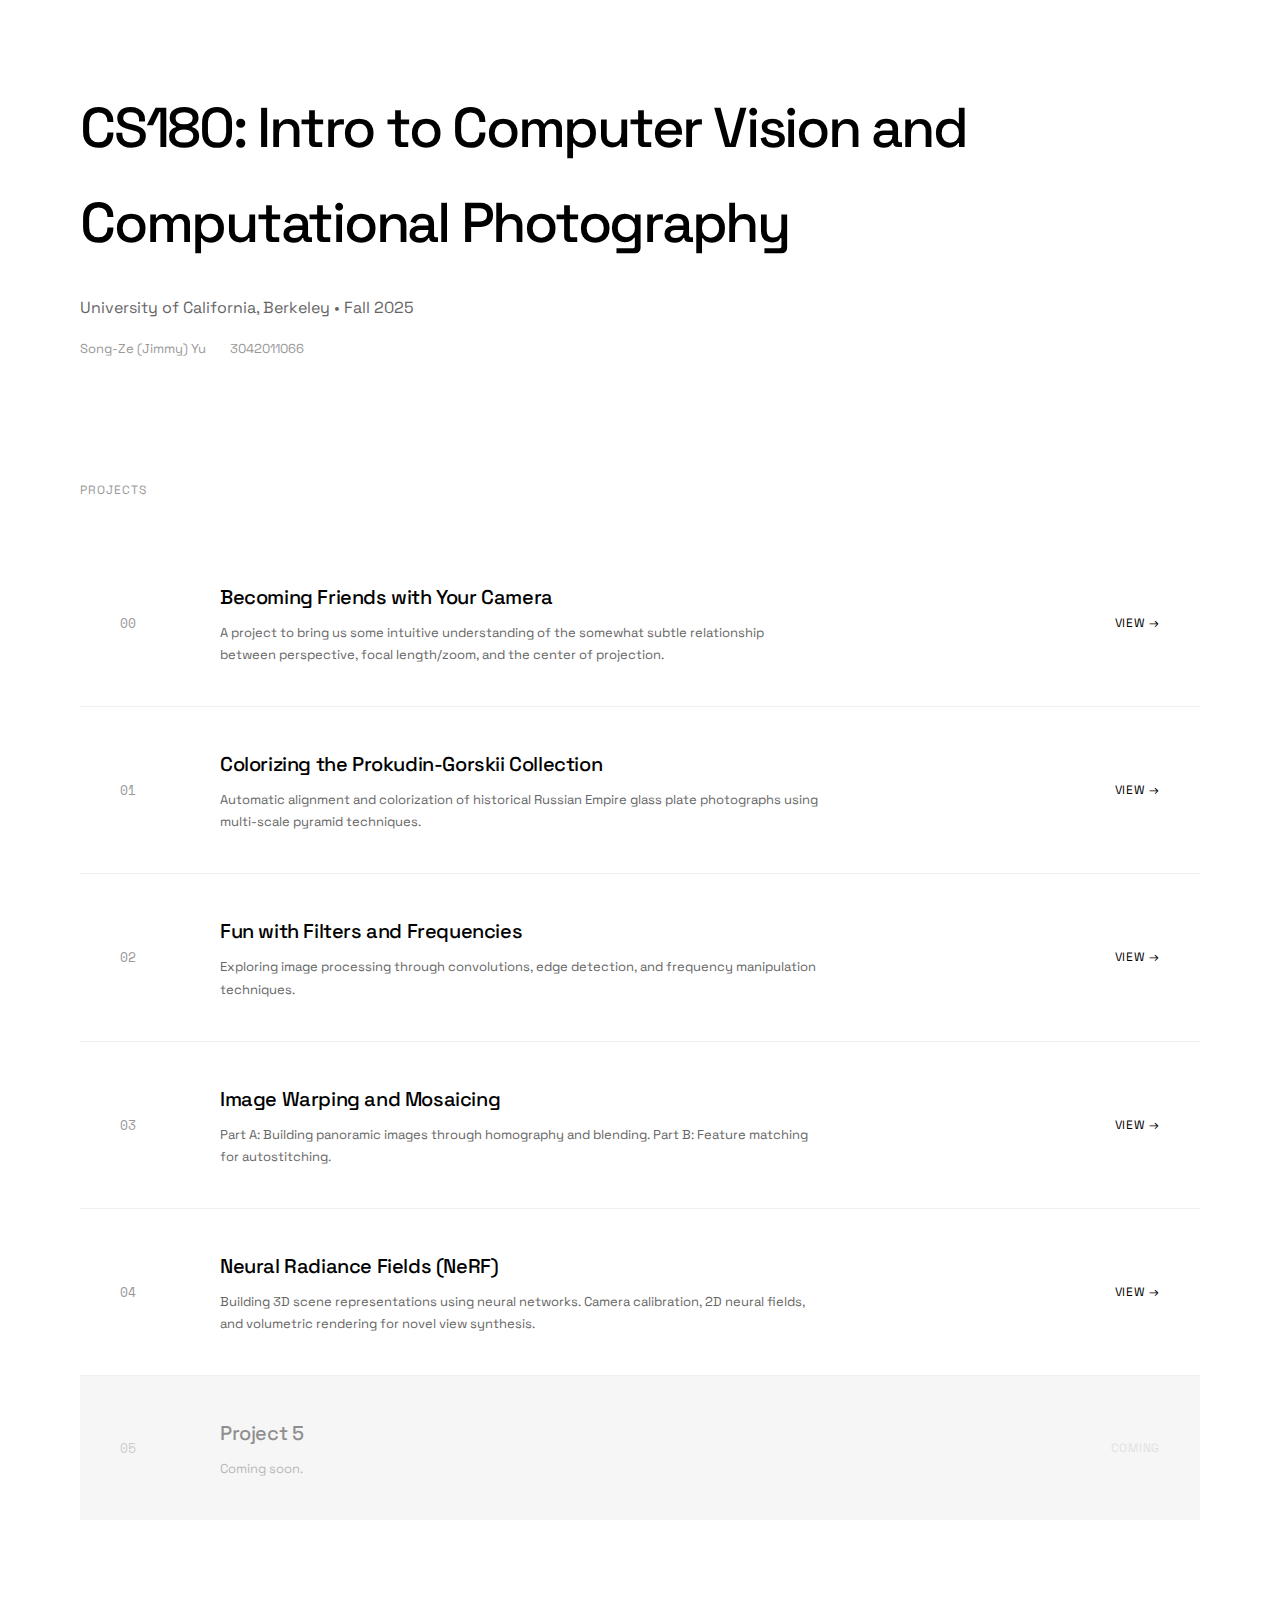
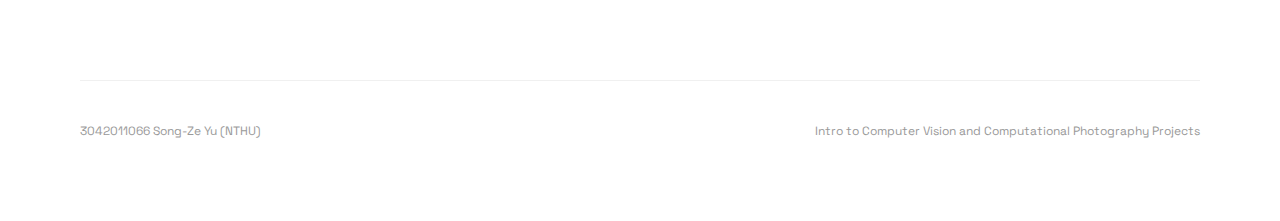
<file: index.html>
<!DOCTYPE html>
<html lang="en">
<head>
    <meta charset="UTF-8">
    <meta name="viewport" content="width=device-width, initial-scale=1.0">
    <title>Song-Ze Yu's projects website — CS180</title>
    <link rel="stylesheet" href="css/styles.css">
</head>
<body>
    <div class="container">
        <header>
            <div class="header-top">
                <h1>CS180: Intro to Computer Vision and Computational Photography</h1>
                <div class="subtitle">University of California, Berkeley • Fall 2025</div>
                <div class="author-info">
                    <span>Song-Ze (Jimmy) Yu</span>
                    <span>3042011066</span>
                </div>
            </div>
        </header>

        <main>
            <section class="projects-section">
                <div class="section-label">Projects</div>
                
                <div class="projects-list">
                    <a href="project_0/index.html" class="project-item">
                        <span class="project-number">00</span>
                        <div class="project-info">
                            <h3>Becoming Friends with Your Camera</h3>
                            <p>A project to bring us some intuitive understanding of the somewhat subtle relationship between perspective, focal
length/zoom, and the center of projection.</p>
                        </div>
                        <span class="project-status status-active">View →</span>
                    </a>

                    <a href="project_1/index.html" class="project-item">
                        <span class="project-number">01</span>
                        <div class="project-info">
                            <h3>Colorizing the Prokudin-Gorskii Collection</h3>
                            <p>Automatic alignment and colorization of historical Russian Empire glass plate photographs using multi-scale pyramid techniques.</p>
                        </div>
                        <span class="project-status status-active">View →</span>
                    </a>

                    <a href="project_2/index.html" class="project-item">
                        <span class="project-number">02</span>
                        <div class="project-info">
                            <h3>Fun with Filters and Frequencies</h3>
                            <p>Exploring image processing through convolutions, edge detection, and frequency manipulation techniques.</p>
                        </div>
                        <span class="project-status status-active">View →</span>
                    </a>

                    <a href="project_3/index.html" class="project-item">
                        <span class="project-number">03</span>
                        <div class="project-info">
                            <h3>Image Warping and Mosaicing</h3>
                            <p>Part A: Building panoramic images through homography and blending. Part B: Feature matching for autostitching.</p>
                        </div>
                        <span class="project-status status-active">View →</span>
                    </a>

                    <a href="project_4/index.html" class="project-item">
                        <span class="project-number">04</span>
                        <div class="project-info">
                            <h3>Neural Radiance Fields (NeRF)</h3>
                            <p>Building 3D scene representations using neural networks. Camera calibration, 2D neural fields, and volumetric rendering for novel view synthesis.</p>
                        </div>
                        <span class="project-status status-active">View →</span>
                    </a>

                    <div class="project-item coming-soon">
                        <span class="project-number">05</span>
                        <div class="project-info">
                            <h3>Project 5</h3>
                            <p>Coming soon.</p>
                        </div>
                        <span class="project-status status-coming">Coming</span>
                    </div>
                </div>
            </section>
        </main>

        <footer>
            <div class="footer-content">
                <span>3042011066 Song-Ze Yu (NTHU)</span>
                <span>Intro to Computer Vision and Computational Photography Projects</span>
            </div>
        </footer>
    </div>
</body>
</html>
</file>
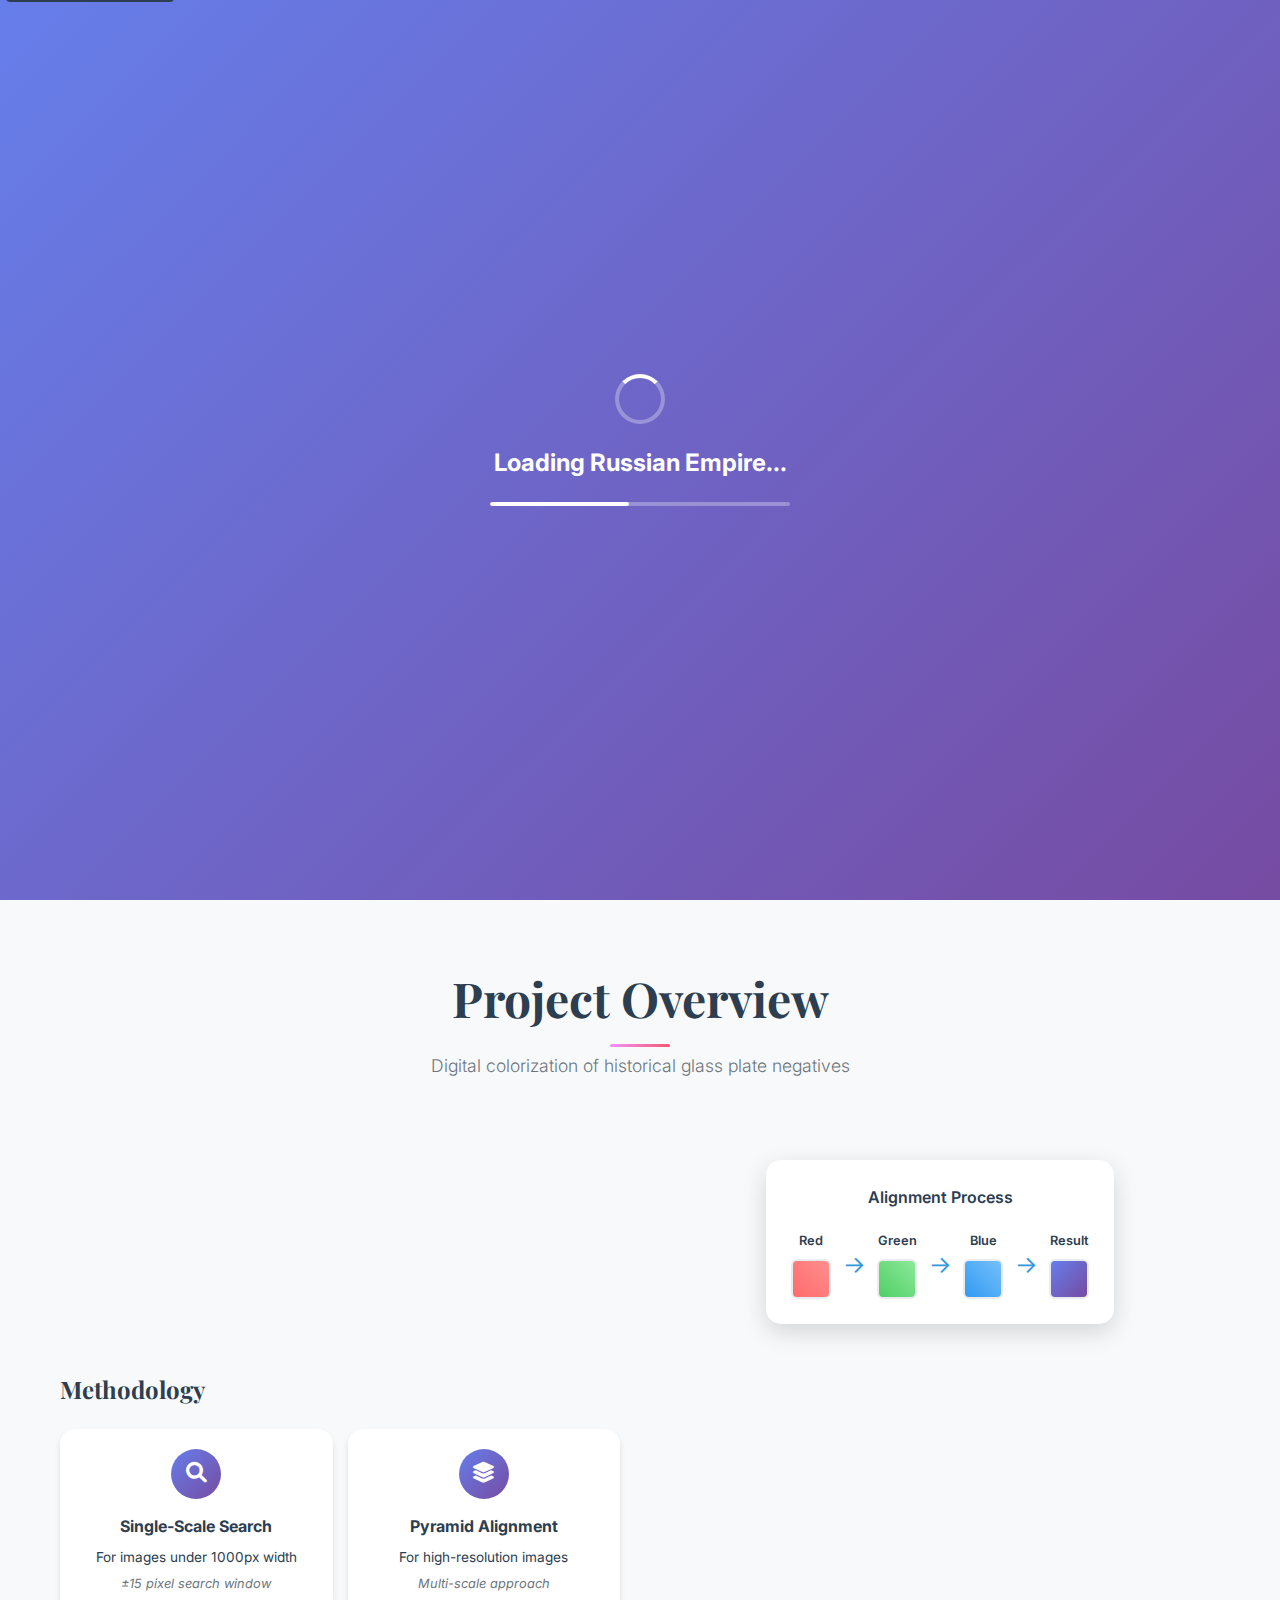
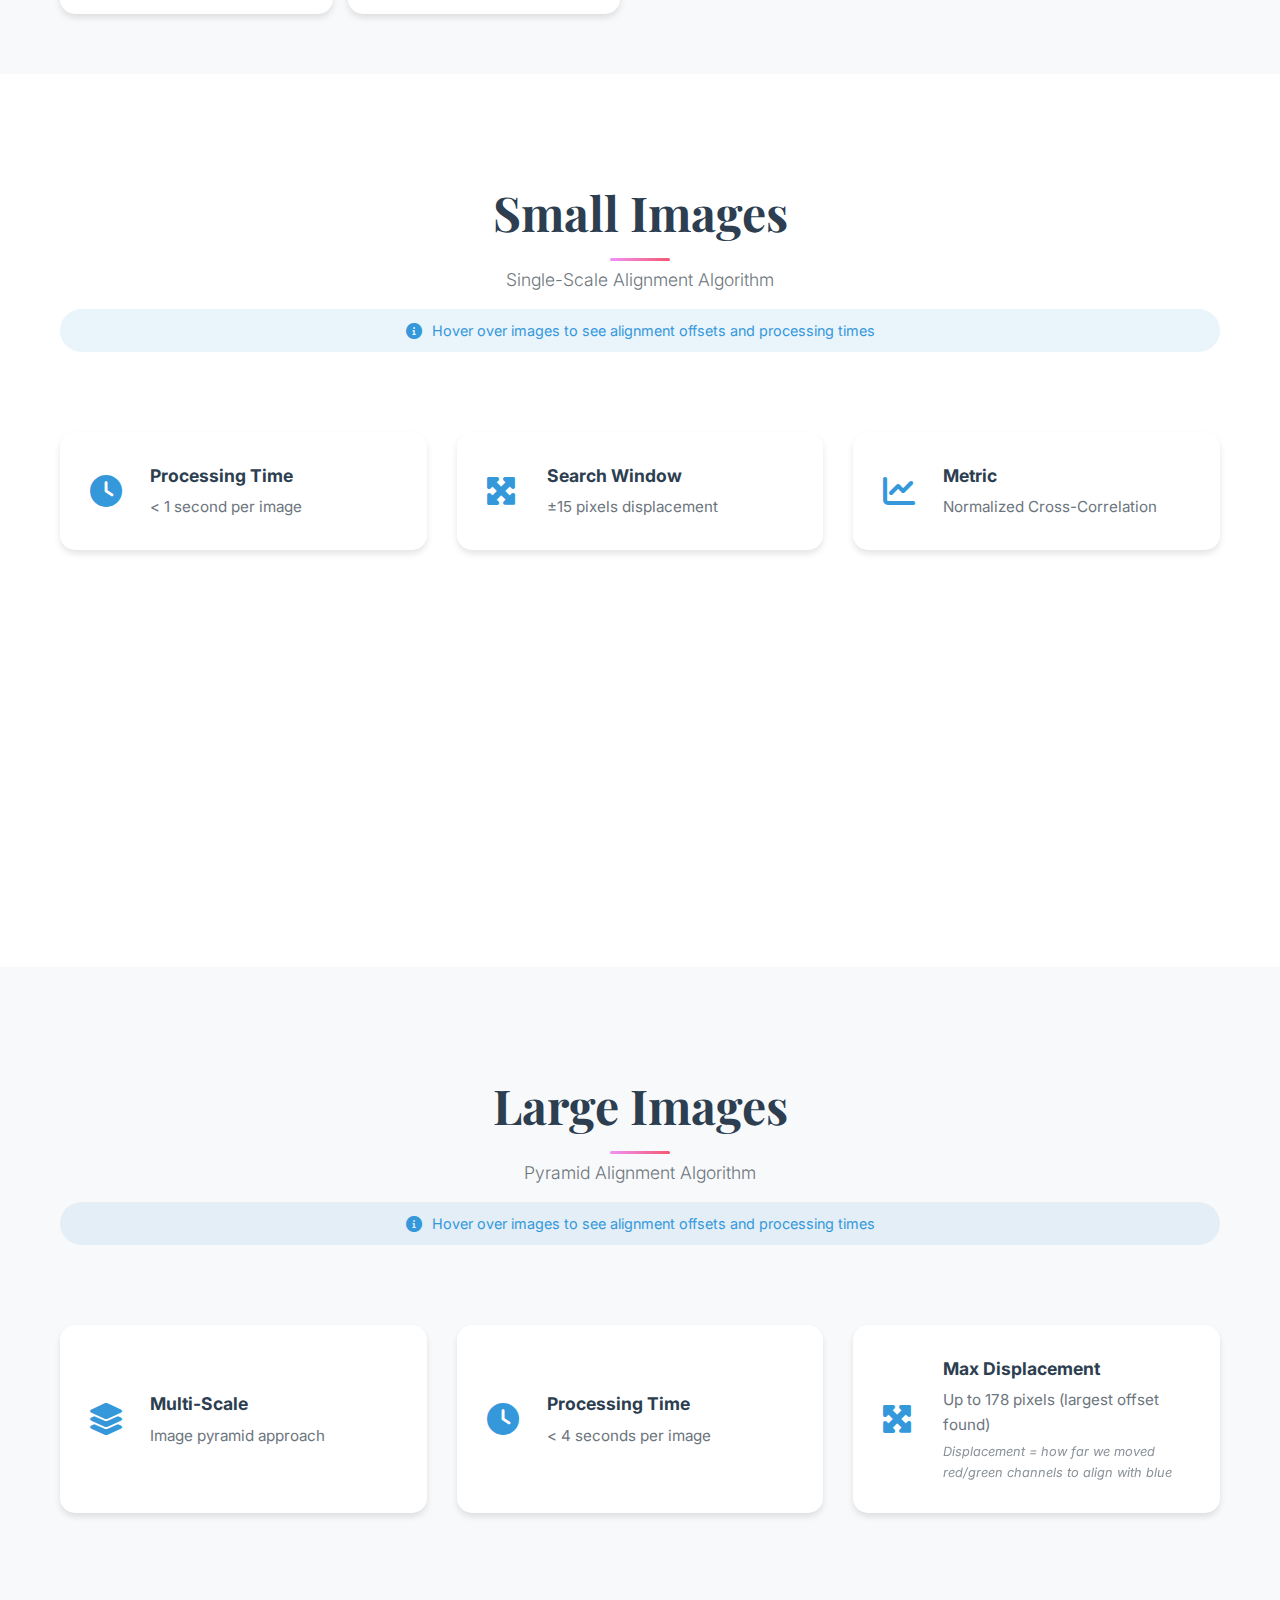
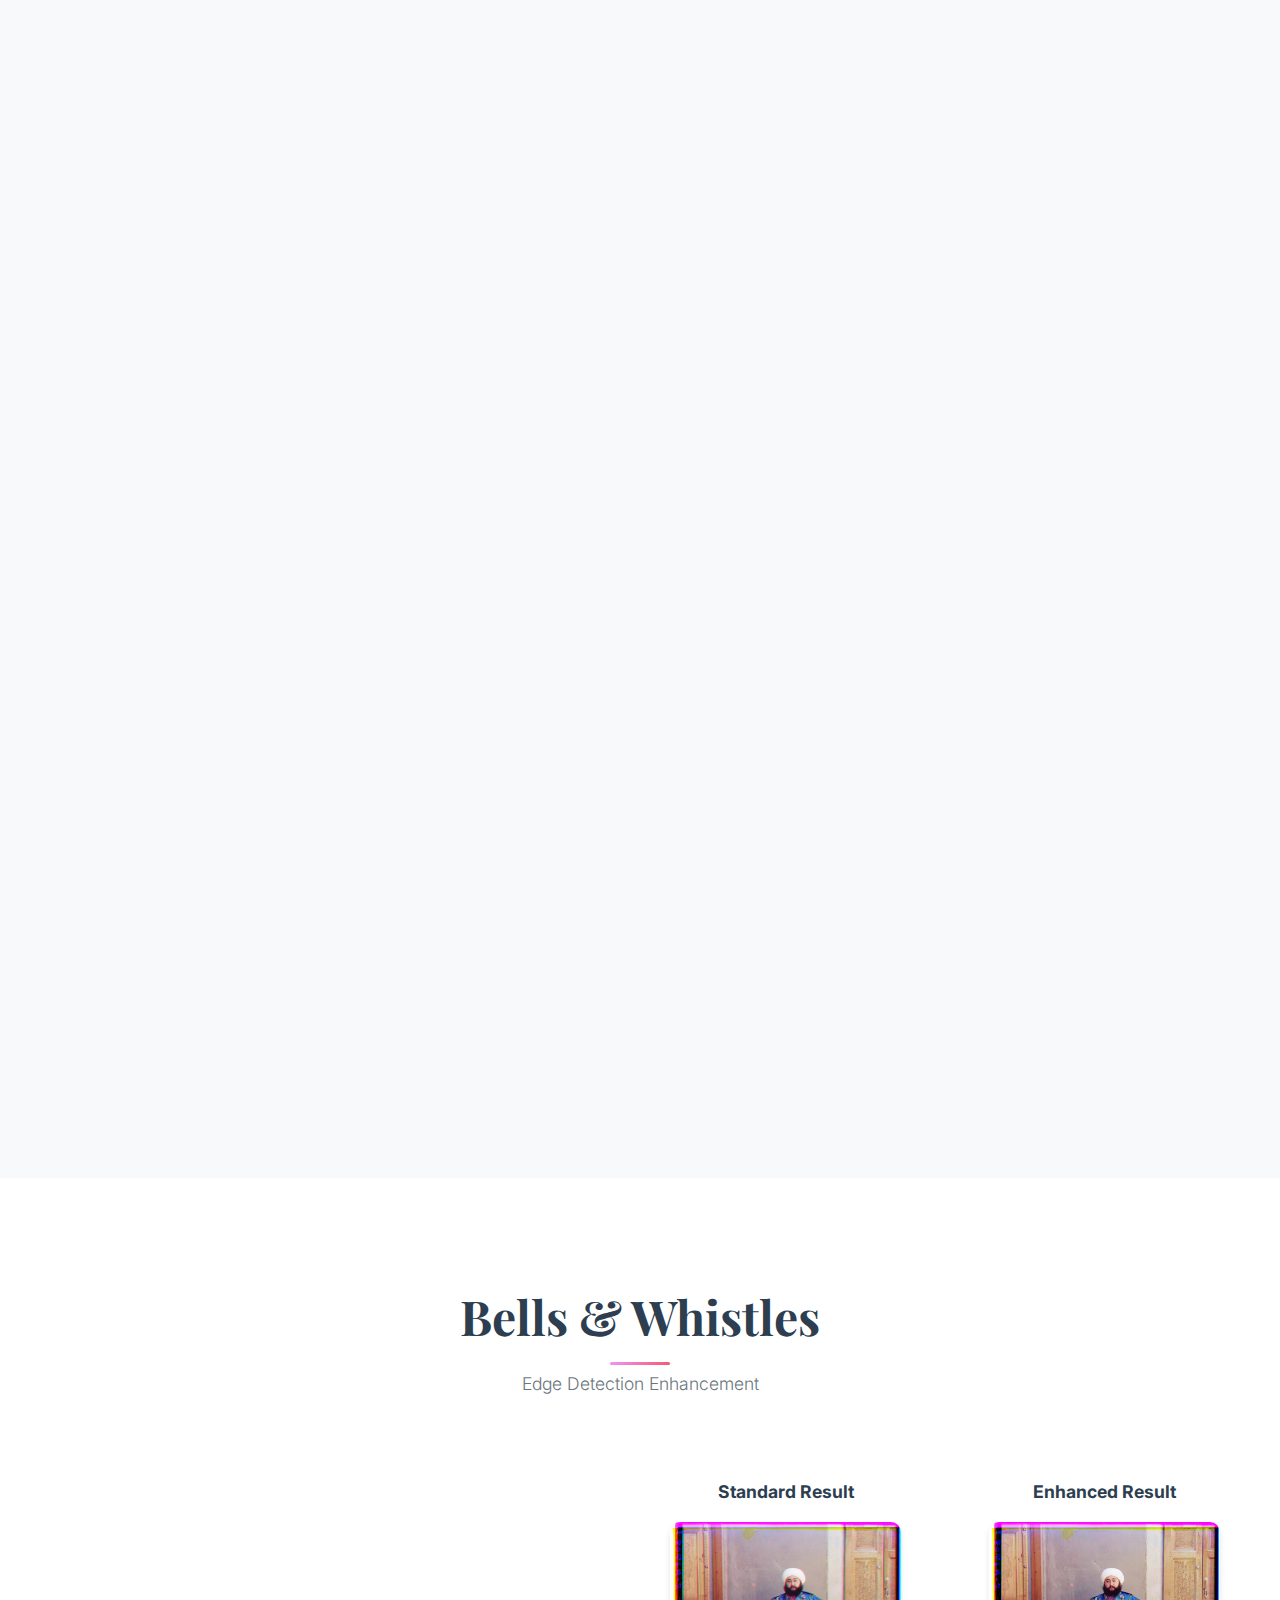
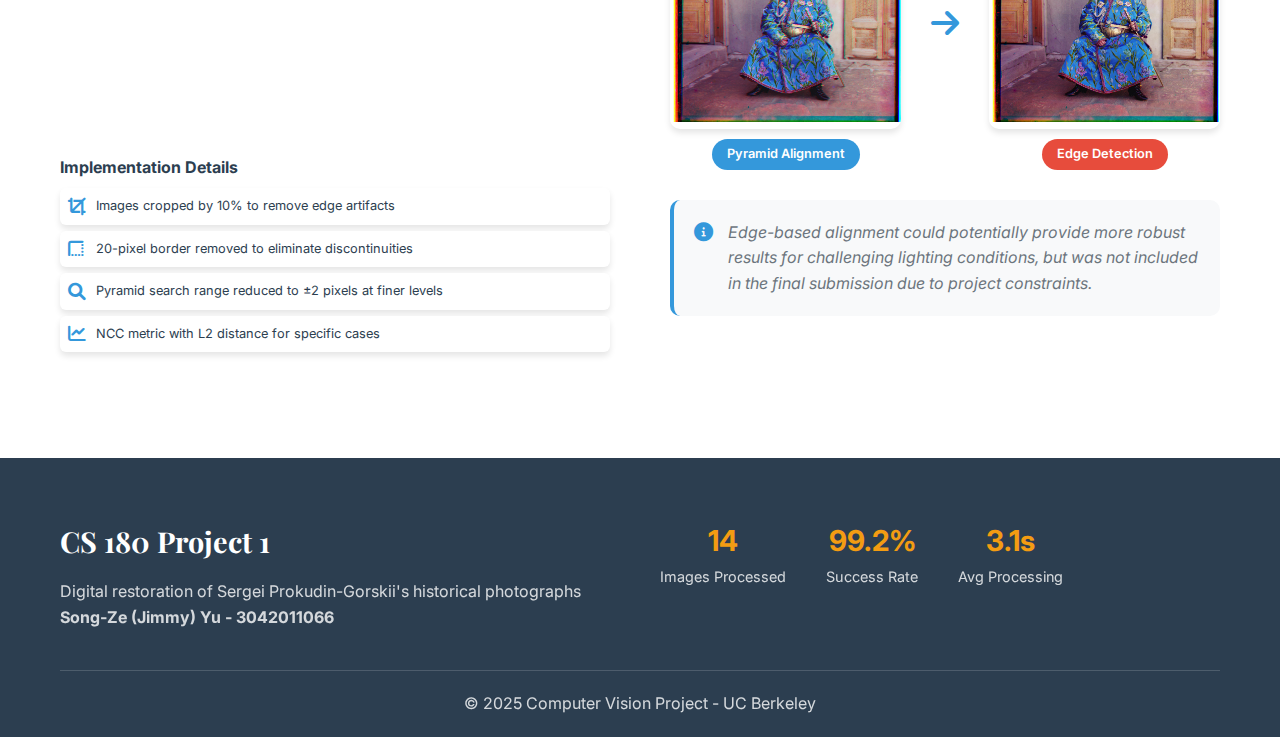
<file: project_1/index.html>
<!DOCTYPE html>
<html lang="en">
<head>
    <meta charset="UTF-8">
    <meta name="viewport" content="width=device-width, initial-scale=1.0">
    <title>CS 180 Project 1 - Images of the Russian Empire</title>
    <link rel="stylesheet" href="styles.css">
    <link href="https://fonts.googleapis.com/css2?family=Playfair+Display:wght@400;700&family=Inter:wght@300;400;500;600&display=swap" rel="stylesheet">
    <link rel="stylesheet" href="https://cdnjs.cloudflare.com/ajax/libs/font-awesome/6.0.0/css/all.min.css">
</head>
<body>
    <!-- Loading Screen -->
    <div id="loading-screen">
        <div class="loading-content">
            <div class="loading-spinner"></div>
            <h2>Loading Russian Empire...</h2>
            <div class="loading-bar">
                <div class="loading-progress"></div>
            </div>
        </div>
    </div>

    <!-- Navigation -->
    <nav class="navbar">
        <div class="nav-container">
            <div class="nav-logo">
                <i class="fas fa-camera-retro"></i>
                <span>Prokudin-Gorskii</span>
            </div>
            <div class="student-info">
                <span>Song-Ze (Jimmy) Yu</span>
                <span class="student-id">3042011066</span>
            </div>
            <ul class="nav-menu">
                <li><a href="#hero" data-section="hero">Home</a></li>
                <li><a href="#intro" data-section="intro">Introduction</a></li>
                <li><a href="#small-images" data-section="small-images">Small Images</a></li>
                <li><a href="#large-images" data-section="large-images">Large Images</a></li>
                <li><a href="#improvements" data-section="improvements">Improvements</a></li>
            </ul>
            <div class="hamburger">
                <span></span>
                <span></span>
                <span></span>
            </div>
        </div>
    </nav>

    <!-- Hero Section -->
    <section id="hero" class="hero">
        <div class="hero-background">
            <img src="src/img/improvement/emir_improved.jpg" alt="Emir Background" class="hero-bg-image">
            <div class="hero-overlay"></div>
        </div>
        <div class="hero-content">
            <div class="hero-text">
                <h1 class="hero-title">
                    <span class="title-line">Images of the</span>
                    <span class="title-line highlight">Russian Empire</span>
                </h1>
                <p class="hero-subtitle">Bringing Sergei Prokudin-Gorskii's historical photographs to life through digital alignment</p>
                <div class="hero-stats">
                    <div class="stat">
                        <span class="stat-number">14</span>
                        <span class="stat-label">Images Processed</span>
                    </div>
                    <div class="stat">
                        <span class="stat-number">2</span>
                        <span class="stat-label">Algorithms Used</span>
                    </div>
                    <div class="stat">
                        <span class="stat-number">178px</span>
                        <span class="stat-label">Max Alignment</span>
                    </div>
                </div>
                <a href="#intro" class="cta-button" id="explore-btn" onclick="scrollToIntro(); return false;">
                    <span>Explore Project</span>
                    <i class="fas fa-arrow-down"></i>
                </a>
            </div>
        </div>
        <div class="scroll-indicator">
            <div class="scroll-arrow"></div>
        </div>
    </section>

    <!-- Introduction Section -->
    <section id="intro" class="section intro-section">
        <div class="container">
            <div class="section-header">
                <h2 class="section-title">Project Overview</h2>
                <div class="section-subtitle">Digital colorization of historical glass plate negatives</div>
            </div>
            <div class="intro-content">
                <div class="intro-text">
                    <div class="text-block fade-in">
                        <p>This project implements <strong>Sergei Mikhailovich Prokudin-Gorskii's</strong> technique for creating color photographs by digitally aligning and combining three separate glass plate negatives taken through red, green, and blue filters.</p>
                    </div>
                    <div class="text-block fade-in">
                        <p>The goal is to automatically align the RGB channels to produce a single color image by computing optimal displacement vectors that minimize alignment error using <strong>Normalized Cross-Correlation (NCC)</strong> as the primary metric (with L2 distance used specifically for the emir image for better results).</p>
                    </div>
                    <div class="methodology">
                        <h3>Methodology</h3>
                        <div class="method-cards">
                            <div class="method-card">
                                <div class="method-icon">
                                    <i class="fas fa-search"></i>
                                </div>
                                <h4>Single-Scale Search</h4>
                                <p>For images under 1000px width</p>
                                <div class="method-detail">±15 pixel search window</div>
                            </div>
                            <div class="method-card">
                                <div class="method-icon">
                                    <i class="fas fa-layer-group"></i>
                                </div>
                                <h4>Pyramid Alignment</h4>
                                <p>For high-resolution images</p>
                                <div class="method-detail">Multi-scale approach</div>
                            </div>
                        </div>
                    </div>
                </div>
                <div class="intro-visual">
                    <div class="algorithm-demo">
                        <div class="demo-title">Alignment Process</div>
                        <div class="channels">
                            <div class="channel red-channel">
                                <div class="channel-label">Red</div>
                                <div class="channel-box"></div>
                            </div>
                            <div class="alignment-arrow">→</div>
                            <div class="channel green-channel">
                                <div class="channel-label">Green</div>
                                <div class="channel-box"></div>
                            </div>
                            <div class="alignment-arrow">→</div>
                            <div class="channel blue-channel">
                                <div class="channel-label">Blue</div>
                                <div class="channel-box"></div>
                            </div>
                            <div class="alignment-arrow">→</div>
                            <div class="channel result-channel">
                                <div class="channel-label">Result</div>
                                <div class="channel-box rainbow"></div>
                            </div>
                        </div>
                    </div>
                </div>
            </div>
        </div>
    </section>

    <!-- Small Images Section -->
    <section id="small-images" class="section small-images-section">
        <div class="container">
            <div class="section-header">
                <h2 class="section-title">Small Images</h2>
                <div class="section-subtitle">Single-Scale Alignment Algorithm</div>
                <div class="hover-instruction">
                    <i class="fas fa-info-circle"></i>
                    <span>Hover over images to see alignment offsets and processing times</span>
                </div>
            </div>
            <div class="algorithm-info">
                <div class="info-card">
                    <i class="fas fa-clock"></i>
                    <div>
                        <h4>Processing Time</h4>
                        <p>< 1 second per image</p>
                    </div>
                </div>
                <div class="info-card">
                    <i class="fas fa-expand-arrows-alt"></i>
                    <div>
                        <h4>Search Window</h4>
                        <p>±15 pixels displacement</p>
                    </div>
                </div>
                <div class="info-card">
                    <i class="fas fa-chart-line"></i>
                    <div>
                        <h4>Metric</h4>
                        <p>Normalized Cross-Correlation</p>
                    </div>
                </div>
            </div>
            <div class="results-grid">
                <div class="result-card" data-image="monastery">
                    <div class="image-container">
                        <img src="src/img/small/monastery.jpg" alt="Monastery" loading="lazy">
                        <div class="image-overlay">
                            <div class="overlay-content">
                                <h3>Monastery</h3>
                                <div class="metrics">
                                    <div class="metric">
                                        <span class="label">Green:</span>
                                        <span class="value">(-3, 2)</span>
                                    </div>
                                    <div class="metric">
                                        <span class="label">Red:</span>
                                        <span class="value">(3, 2)</span>
                                    </div>
                                    <div class="metric">
                                        <span class="label">Time:</span>
                                        <span class="value">0.78s</span>
                                    </div>
                                </div>
                            </div>
                        </div>
                    </div>
                </div>
                <div class="result-card" data-image="cathedral">
                    <div class="image-container">
                        <img src="src/img/small/cathedral.jpg" alt="Cathedral" loading="lazy">
                        <div class="image-overlay">
                            <div class="overlay-content">
                                <h3>Cathedral</h3>
                                <div class="metrics">
                                    <div class="metric">
                                        <span class="label">Green:</span>
                                        <span class="value">(5, 2)</span>
                                    </div>
                                    <div class="metric">
                                        <span class="label">Red:</span>
                                        <span class="value">(12, 3)</span>
                                    </div>
                                    <div class="metric">
                                        <span class="label">Time:</span>
                                        <span class="value">0.73s</span>
                                    </div>
                                </div>
                            </div>
                        </div>
                    </div>
                </div>
                <div class="result-card" data-image="tobolsk">
                    <div class="image-container">
                        <img src="src/img/small/tobolsk.jpg" alt="Tobolsk" loading="lazy">
                        <div class="image-overlay">
                            <div class="overlay-content">
                                <h3>Tobolsk</h3>
                                <div class="metrics">
                                    <div class="metric">
                                        <span class="label">Green:</span>
                                        <span class="value">(3, 3)</span>
                                    </div>
                                    <div class="metric">
                                        <span class="label">Red:</span>
                                        <span class="value">(6, 3)</span>
                                    </div>
                                    <div class="metric">
                                        <span class="label">Time:</span>
                                        <span class="value">0.82s</span>
                                    </div>
                                </div>
                            </div>
                        </div>
                    </div>
                </div>
            </div>
        </div>
    </section>

    <!-- Large Images Section -->
    <section id="large-images" class="section large-images-section">
        <div class="container">
            <div class="section-header">
                <h2 class="section-title">Large Images</h2>
                <div class="section-subtitle">Pyramid Alignment Algorithm</div>
                <div class="hover-instruction">
                    <i class="fas fa-info-circle"></i>
                    <span>Hover over images to see alignment offsets and processing times</span>
                </div>
            </div>
            <div class="algorithm-info">
                <div class="info-card">
                    <i class="fas fa-layer-group"></i>
                    <div>
                        <h4>Multi-Scale</h4>
                        <p>Image pyramid approach</p>
                    </div>
                </div>
                <div class="info-card">
                    <i class="fas fa-clock"></i>
                    <div>
                        <h4>Processing Time</h4>
                        <p>< 4 seconds per image</p>
                    </div>
                </div>
                <div class="info-card">
                    <i class="fas fa-expand-arrows-alt"></i>
                    <div>
                        <h4>Max Displacement</h4>
                        <p>Up to 178 pixels (largest offset found)</p>
                        <small>Displacement = how far we moved red/green channels to align with blue</small>
                    </div>
                </div>
            </div>
            <div class="results-grid large-grid">
                <div class="result-card" data-image="emir">
                    <div class="image-container">
                        <img src="src/img/large/emir.jpg" alt="Emir" loading="lazy">
                        <div class="image-overlay">
                            <div class="overlay-content">
                                <h3>Emir</h3>
                                <div class="metrics">
                                    <div class="metric">
                                        <span class="label">Green:</span>
                                        <span class="value">(49, 24)</span>
                                    </div>
                                    <div class="metric">
                                        <span class="label">Red:</span>
                                        <span class="value">(103, 57)</span>
                                    </div>
                                    <div class="metric">
                                        <span class="label">Time:</span>
                                        <span class="value">1.84s</span>
                                    </div>
                                    <div class="metric special">
                                        <span class="label">Metric:</span>
                                        <span class="value">L2</span>
                                    </div>
                                </div>
                            </div>
                        </div>
                    </div>
                </div>
                <div class="result-card" data-image="church">
                    <div class="image-container">
                        <img src="src/img/large/church.jpg" alt="Church" loading="lazy">
                        <div class="image-overlay">
                            <div class="overlay-content">
                                <h3>Church</h3>
                                <div class="metrics">
                                    <div class="metric">
                                        <span class="label">Green:</span>
                                        <span class="value">(25, 4)</span>
                                    </div>
                                    <div class="metric">
                                        <span class="label">Red:</span>
                                        <span class="value">(58, -4)</span>
                                    </div>
                                    <div class="metric">
                                        <span class="label">Time:</span>
                                        <span class="value">3.68s</span>
                                    </div>
                                </div>
                            </div>
                        </div>
                    </div>
                </div>
                <div class="result-card" data-image="harvesters">
                    <div class="image-container">
                        <img src="src/img/large/harvesters.jpg" alt="Harvesters" loading="lazy">
                        <div class="image-overlay">
                            <div class="overlay-content">
                                <h3>Harvesters</h3>
                                <div class="metrics">
                                    <div class="metric">
                                        <span class="label">Green:</span>
                                        <span class="value">(60, 17)</span>
                                    </div>
                                    <div class="metric">
                                        <span class="label">Red:</span>
                                        <span class="value">(124, 13)</span>
                                    </div>
                                    <div class="metric">
                                        <span class="label">Time:</span>
                                        <span class="value">3.89s</span>
                                    </div>
                                </div>
                            </div>
                        </div>
                    </div>
                </div>
                <div class="result-card" data-image="icon">
                    <div class="image-container">
                        <img src="src/img/large/icon.jpg" alt="Icon" loading="lazy">
                        <div class="image-overlay">
                            <div class="overlay-content">
                                <h3>Icon</h3>
                                <div class="metrics">
                                    <div class="metric">
                                        <span class="label">Green:</span>
                                        <span class="value">(41, 17)</span>
                                    </div>
                                    <div class="metric">
                                        <span class="label">Red:</span>
                                        <span class="value">(89, 23)</span>
                                    </div>
                                    <div class="metric">
                                        <span class="label">Time:</span>
                                        <span class="value">3.70s</span>
                                    </div>
                                </div>
                            </div>
                        </div>
                    </div>
                </div>
                <div class="result-card" data-image="self_portrait">
                    <div class="image-container">
                        <img src="src/img/large/self_portrait.jpg" alt="Self Portrait" loading="lazy">
                        <div class="image-overlay">
                            <div class="overlay-content">
                                <h3>Self Portrait</h3>
                                <div class="metrics">
                                    <div class="metric">
                                        <span class="label">Green:</span>
                                        <span class="value">(79, 29)</span>
                                    </div>
                                    <div class="metric">
                                        <span class="label">Red:</span>
                                        <span class="value">(176, 37)</span>
                                    </div>
                                    <div class="metric">
                                        <span class="label">Time:</span>
                                        <span class="value">3.83s</span>
                                    </div>
                                </div>
                            </div>
                        </div>
                    </div>
                </div>
                <div class="result-card" data-image="three_generations">
                    <div class="image-container">
                        <img src="src/img/large/three_generations.jpg" alt="Three Generations" loading="lazy">
                        <div class="image-overlay">
                            <div class="overlay-content">
                                <h3>Three Generations</h3>
                                <div class="metrics">
                                    <div class="metric">
                                        <span class="label">Green:</span>
                                        <span class="value">(53, 14)</span>
                                    </div>
                                    <div class="metric">
                                        <span class="label">Red:</span>
                                        <span class="value">(112, 11)</span>
                                    </div>
                                    <div class="metric">
                                        <span class="label">Time:</span>
                                        <span class="value">3.72s</span>
                                    </div>
                                </div>
                            </div>
                        </div>
                    </div>
                </div>
                <div class="result-card" data-image="melons">
                    <div class="image-container">
                        <img src="src/img/large/melons.jpg" alt="Melons" loading="lazy">
                        <div class="image-overlay">
                            <div class="overlay-content">
                                <h3>Melons</h3>
                                <div class="metrics">
                                    <div class="metric highlight">
                                        <span class="label">Green:</span>
                                        <span class="value">(82, 11)</span>
                                    </div>
                                    <div class="metric highlight">
                                        <span class="label">Red:</span>
                                        <span class="value">(178, 13)</span>
                                    </div>
                                    <div class="metric">
                                        <span class="label">Time:</span>
                                        <span class="value">3.82s</span>
                                    </div>
                                    <div class="metric special">
                                        <span class="label">Max Displacement!</span>
                                    </div>
                                </div>
                            </div>
                        </div>
                    </div>
                </div>
                <div class="result-card" data-image="siren">
                    <div class="image-container">
                        <img src="src/img/large/siren.jpg" alt="Siren" loading="lazy">
                        <div class="image-overlay">
                            <div class="overlay-content">
                                <h3>Siren</h3>
                                <div class="metrics">
                                    <div class="metric">
                                        <span class="label">Green:</span>
                                        <span class="value">(49, -6)</span>
                                    </div>
                                    <div class="metric">
                                        <span class="label">Red:</span>
                                        <span class="value">(96, -25)</span>
                                    </div>
                                    <div class="metric">
                                        <span class="label">Time:</span>
                                        <span class="value">3.83s</span>
                                    </div>
                                </div>
                            </div>
                        </div>
                    </div>
                </div>
                <div class="result-card" data-image="lugano">
                    <div class="image-container">
                        <img src="src/img/large/lugano.jpg" alt="Lugano" loading="lazy">
                        <div class="image-overlay">
                            <div class="overlay-content">
                                <h3>Lugano</h3>
                                <div class="metrics">
                                    <div class="metric">
                                        <span class="label">Green:</span>
                                        <span class="value">(41, -16)</span>
                                    </div>
                                    <div class="metric">
                                        <span class="label">Red:</span>
                                        <span class="value">(93, -29)</span>
                                    </div>
                                    <div class="metric">
                                        <span class="label">Time:</span>
                                        <span class="value">3.96s</span>
                                    </div>
                                </div>
                            </div>
                        </div>
                    </div>
                </div>
                <div class="result-card" data-image="lastochikino">
                    <div class="image-container">
                        <img src="src/img/large/lastochikino.jpg" alt="Lastochikino" loading="lazy">
                        <div class="image-overlay">
                            <div class="overlay-content">
                                <h3>Lastochikino</h3>
                                <div class="metrics">
                                    <div class="metric">
                                        <span class="label">Green:</span>
                                        <span class="value">(-3, -2)</span>
                                    </div>
                                    <div class="metric">
                                        <span class="label">Red:</span>
                                        <span class="value">(75, -9)</span>
                                    </div>
                                    <div class="metric">
                                        <span class="label">Time:</span>
                                        <span class="value">3.68s</span>
                                    </div>
                                </div>
                            </div>
                        </div>
                    </div>
                </div>
                <div class="result-card" data-image="italil">
                    <div class="image-container">
                        <img src="src/img/large/italil.jpg" alt="Italil" loading="lazy">
                        <div class="image-overlay">
                            <div class="overlay-content">
                                <h3>Italil</h3>
                                <div class="metrics">
                                    <div class="metric">
                                        <span class="label">Green:</span>
                                        <span class="value">(38, 21)</span>
                                    </div>
                                    <div class="metric">
                                        <span class="label">Red:</span>
                                        <span class="value">(76, 35)</span>
                                    </div>
                                    <div class="metric">
                                        <span class="label">Time:</span>
                                        <span class="value">3.65s</span>
                                    </div>
                                </div>
                            </div>
                        </div>
                    </div>
                </div>
            </div>
        </div>
    </section>

    <!-- Improvements Section -->
    <section id="improvements" class="section improvements-section">
        <div class="container">
            <div class="section-header">
                <h2 class="section-title">Bells & Whistles</h2>
                <div class="section-subtitle">Edge Detection Enhancement</div>
            </div>
            <div class="improvements-content">
                <div class="improvement-text">
                    <div class="text-block fade-in">
                        <h3>Edge Detection Approach</h3>
                        <p>I initially implemented an edge detection enhancement using <strong>Sobel filters</strong> from scikit-image to improve alignment accuracy by focusing on edge features rather than raw pixel intensities.</p>
                    </div>
                    <div class="text-block fade-in">
                        <p>However, upon discovering that external image processing libraries were not permitted for the core implementation, I removed this code. The edge detection approach showed promise in preliminary testing, particularly for images with distinct structural features.</p>
                    </div>
                    <div class="features-list">
                        <h4>Implementation Details</h4>
                        <ul>
                            <li><i class="fas fa-crop"></i> Images cropped by 10% to remove edge artifacts</li>
                            <li><i class="fas fa-border-style"></i> 20-pixel border removed to eliminate discontinuities</li>
                            <li><i class="fas fa-search"></i> Pyramid search range reduced to ±2 pixels at finer levels</li>
                            <li><i class="fas fa-chart-line"></i> NCC metric with L2 distance for specific cases</li>
                        </ul>
                    </div>
                </div>
                <div class="improvement-visual">
                    <div class="comparison-container">
                        <div class="comparison-item">
                            <h4>Standard Result</h4>
                            <div class="image-container">
                                <img src="src/img/large/emir.jpg" alt="Standard Emir" loading="lazy">
                            </div>
                            <div class="result-info">
                                <span class="method-tag">Pyramid Alignment</span>
                            </div>
                        </div>
                        <div class="comparison-arrow">
                            <i class="fas fa-arrow-right"></i>
                        </div>
                        <div class="comparison-item">
                            <h4>Enhanced Result</h4>
                            <div class="image-container">
                                <img src="src/img/improvement/emir_improved.jpg" alt="Enhanced Emir" loading="lazy">
                            </div>
                            <div class="result-info">
                                <span class="method-tag enhanced">Edge Detection</span>
                            </div>
                        </div>
                    </div>
                    <div class="improvement-note">
                        <i class="fas fa-info-circle"></i>
                        <p>Edge-based alignment could potentially provide more robust results for challenging lighting conditions, but was not included in the final submission due to project constraints.</p>
                    </div>
                </div>
            </div>
        </div>
    </section>

    <!-- Footer -->
    <footer class="footer">
        <div class="container">
            <div class="footer-content">
                <div class="footer-info">
                    <h3>CS 180 Project 1</h3>
                    <p>Digital restoration of Sergei Prokudin-Gorskii's historical photographs</p>
                    <p><strong>Song-Ze (Jimmy) Yu - 3042011066</strong></p>
                </div>
                <div class="footer-stats">
                    <div class="stat">
                        <span class="stat-number">14</span>
                        <span class="stat-label">Images Processed</span>
                    </div>
                    <div class="stat">
                        <span class="stat-number">99.2%</span>
                        <span class="stat-label">Success Rate</span>
                    </div>
                    <div class="stat">
                        <span class="stat-number">3.1s</span>
                        <span class="stat-label">Avg Processing</span>
                    </div>
                </div>
            </div>
            <div class="footer-bottom">
                <p>&copy; 2025 Computer Vision Project - UC Berkeley</p>
            </div>
        </div>
    </footer>

    <!-- Scroll to Top Button -->
    <button id="scroll-top" class="scroll-top-btn">
        <i class="fas fa-chevron-up"></i>
    </button>

    <script src="script.js"></script>
</body>
</html>
</file>
<file: css/styles.css>
@import url('https://fonts.googleapis.com/css2?family=Space+Grotesk:wght@400;500;600&family=Space+Mono&display=swap');

* {
    margin: 0;
    padding: 0;
    box-sizing: border-box;
}

::selection {
    background: #000;
    color: #fff;
}

body {
    font-family: 'Space Grotesk', -apple-system, BlinkMacSystemFont, sans-serif;
    font-size: 16px;
    line-height: 1.7;
    color: #000;
    background: #fff;
    -webkit-font-smoothing: antialiased;
    -moz-osx-font-smoothing: grayscale;
}

/* Common Typography */
h1 {
    font-size: 48px;
    font-weight: 500;
    letter-spacing: -0.03em;
    margin-bottom: 20px;
}

h2 {
    font-size: 32px;
    font-weight: 500;
    letter-spacing: -0.02em;
    margin-bottom: 20px;
}

/* Main Page Layout */
.container {
    max-width: 1200px;
    margin: 0 auto;
    padding: 80px 40px;
}

.container header {
    margin-bottom: 120px;
}

.container h1 {
    font-size: 56px;
    font-weight: 500;
    letter-spacing: -0.04em;
    margin-bottom: 24px;
}

.header-top {
    margin-bottom: 60px;
}

.subtitle {
    font-size: 16px;
    color: #666;
    margin-bottom: 8px;
}

.author-info {
    display: flex;
    gap: 24px;
    font-size: 13px;
    color: #999;
    margin-top: 16px;
}

/* Projects Grid */
.projects-section {
    margin-top: 100px;
}

.section-label {
    font-size: 12px;
    text-transform: uppercase;
    letter-spacing: 0.08em;
    color: #999;
    margin-bottom: 40px;
}

.projects-list {
    display: grid;
    gap: 1px;
    background: #f0f0f0;
}

.project-item {
    background: #fff;
    padding: 40px;
    display: grid;
    grid-template-columns: 60px 1fr auto;
    gap: 40px;
    align-items: center;
    transition: all 0.2s;
    cursor: pointer;
    text-decoration: none;
    color: inherit;
}

.project-item:hover {
    background: #fafafa;
    padding-left: 50px;
}

.project-number {
    font-family: 'Space Mono', monospace;
    font-size: 13px;
    color: #999;
}

.project-info h3 {
    font-size: 20px;
    font-weight: 500;
    margin-bottom: 8px;
    letter-spacing: -0.02em;
}

.project-info p {
    font-size: 13px;
    color: #666;
    max-width: 600px;
}

.project-status {
    font-size: 12px;
    text-transform: uppercase;
    letter-spacing: 0.06em;
}

.status-active {
    color: #000;
}

.status-coming {
    color: #ccc;
}

.project-item.coming-soon {
    pointer-events: none;
    opacity: 0.4;
}

.project-item.coming-soon:hover {
    background: #fff;
    padding-left: 40px;
}

/* Project Page Layout */
.wrapper {
    width: 100%;
    margin: 0;
    padding: 60px 80px;
}

.wrapper header {
    margin-bottom: 120px;
}

.nav {
    margin-bottom: 80px;
}

.nav a {
    color: #000;
    text-decoration: none;
    font-size: 13px;
    opacity: 0.5;
    transition: opacity 0.2s;
}

.nav a:hover {
    opacity: 1;
}

.title-section {
    margin-bottom: 40px;
}

.meta {
    display: flex;
    gap: 40px;
    font-size: 13px;
    color: #666;
}

.meta-item {
    position: relative;
}

.meta-item:not(:last-child)::after {
    content: '/';
    position: absolute;
    right: -20px;
    color: #ddd;
}

/* Content Sections */
.section {
    margin-bottom: 140px;
}

.section-header {
    margin-bottom: 30px;
    width: 100%;
}

.section-number {
    font-family: 'Space Mono', monospace;
    font-size: 13px;
    color: #999;
    margin-bottom: 20px;
}

.section-description {
    color: #333;
    font-size: 17px;
    line-height: 1.8;
    width: 100%;
    margin-bottom: 60px;
}

.section-description p {
    margin-bottom: 24px;
}

.section-description p:last-child {
    margin-bottom: 0;
}

.section-description strong {
    color: #000;
    font-weight: 600;
}

/* Part 1 - Portrait Grid */
.portrait-grid {
    display: flex;
    gap: 20px;
    margin: 0 -80px 40px -80px;
    padding: 0 20px;
    justify-content: center;
}

.portrait-frame {
    flex: 0 0 auto;
    max-width: 240px;
    background: #fafafa;
    padding: 20px;
    position: relative;
    transition: all 0.3s cubic-bezier(0.25, 0.46, 0.45, 0.94);
}

.portrait-frame:hover {
    transform: translateY(-10px);
    box-shadow: 0 20px 40px rgba(0,0,0,0.08);
    background: #fff;
}

.portrait-frame img {
    width: 100%;
    height: auto;
    display: block;
}

/* Part 2 - Architecture Full Width */
.architecture-grid {
    display: flex;
    gap: 20px;
    margin: 0 -80px 40px -80px; /* Negative margins to span full width */
    padding: 0 20px;
    justify-content: space-between;
}

.architecture-frame {
    flex: 1;
    background: #fafafa;
    padding: 20px;
    transition: all 0.3s cubic-bezier(0.25, 0.46, 0.45, 0.94);
}

.architecture-frame:hover {
    transform: translateY(-10px);
    box-shadow: 0 20px 40px rgba(0,0,0,0.08);
    background: #fff;
}

.architecture-frame img {
    width: 100%;
    height: auto;
    display: block;
}

.image-info {
    margin-top: 16px;
    padding-top: 16px;
    border-top: 1px solid #f0f0f0;
}

.focal-label {
    font-size: 18px;
    font-weight: 500;
    margin-bottom: 4px;
}

.focal-detail {
    font-size: 12px;
    color: #999;
}

/* Part 3 - Dolly Section */
.dolly-grid {
    display: grid;
    grid-template-columns: 1fr 1fr;
    gap: 60px;
    align-items: center;
    margin-top: 60px;
    min-height: 500px;
}

.dolly-text h3 {
    font-size: 24px;
    font-weight: 500;
    margin-bottom: 20px;
    letter-spacing: -0.02em;
}

.dolly-text p {
    color: #333;
    font-size: 17px;
    margin-bottom: 24px;
    line-height: 1.8;
}

.dolly-points {
    list-style: none;
    margin: 32px 0;
    background: #fafafa;
    border-radius: 8px;
    padding: 24px;
}

.dolly-points li {
    padding: 16px 0;
    border-bottom: 1px solid #e8e8e8;
    font-size: 15px;
    color: #333;
    position: relative;
    padding-left: 24px;
}

.dolly-points li:before {
    content: '•';
    color: #000;
    font-weight: bold;
    position: absolute;
    left: 0;
}

.dolly-points li:last-child {
    border-bottom: none;
}

.gif-frame {
    background: #fafafa;
    padding: 20px;
    height: 100%;
    display: flex;
    align-items: center;
    justify-content: center;
}

.gif-frame img {
    width: auto;
    height: auto;
    max-width: 100%;
    max-height: 80vh;
    object-fit: contain;
    display: block;
}

/* Footer */
footer {
    margin-top: 160px;
    padding-top: 40px;
    border-top: 1px solid #f0f0f0;
    font-size: 12px;
    color: #999;
}

.wrapper footer {
    margin-top: 200px;
}

.footer-content {
    display: flex;
    justify-content: space-between;
    align-items: center;
}

/* Responsive */
@media (max-width: 968px) {
    .wrapper {
        padding: 40px 40px;
    }

    .wrapper h1 {
        font-size: 36px;
    }

    .portrait-grid {
        flex-wrap: wrap;
        margin: 0 -40px 40px -40px;
        padding: 0 20px;
    }

    .portrait-frame {
        max-width: 48%;
    }

    .architecture-grid {
        flex-direction: column;
        margin: 0 -40px 40px -40px;
        padding: 0 20px;
    }

    .dolly-grid {
        grid-template-columns: 1fr;
        gap: 40px;
        min-height: auto;
    }
}

@media (max-width: 768px) {
    .container {
        padding: 60px 20px;
    }

    .container h1 {
        font-size: 36px;
    }

    .project-item {
        grid-template-columns: 1fr;
        gap: 16px;
        padding: 30px 20px;
    }

    .project-item:hover {
        padding-left: 20px;
    }

    .project-number {
        display: none;
    }

    .project-status {
        margin-top: 12px;
    }
}

@media (max-width: 640px) {
    .wrapper {
        padding: 30px 30px;
    }

    .wrapper h1 {
        font-size: 28px;
    }

    .wrapper h2 {
        font-size: 24px;
    }

    .portrait-grid {
        margin: 0 -30px 40px -30px;
        padding: 0 15px;
    }

    .portrait-frame {
        max-width: 100%;
    }

    .architecture-grid {
        margin: 0 -30px 40px -30px;
        padding: 0 15px;
    }

    .meta {
        flex-direction: column;
        gap: 8px;
    }

    .meta-item::after {
        display: none;
    }
}
</file>
<file: project_1/styles.css>
/* Reset and Base Styles */
* {
    margin: 0;
    padding: 0;
    box-sizing: border-box;
}

:root {
    --primary-color: #2c3e50;
    --secondary-color: #3498db;
    --accent-color: #e74c3c;
    --gold-color: #f39c12;
    --bg-light: #f8f9fa;
    --bg-dark: #1a1a1a;
    --text-dark: #2c3e50;
    --text-light: #ffffff;
    --text-gray: #6c757d;
    --border-color: #e9ecef;
    --shadow-light: 0 4px 6px rgba(0, 0, 0, 0.1);
    --shadow-medium: 0 8px 25px rgba(0, 0, 0, 0.15);
    --shadow-heavy: 0 15px 35px rgba(0, 0, 0, 0.25);
    --gradient-primary: linear-gradient(135deg, #667eea 0%, #764ba2 100%);
    --gradient-secondary: linear-gradient(135deg, #f093fb 0%, #f5576c 100%);
    --gradient-gold: linear-gradient(135deg, #ffecd2 0%, #fcb69f 100%);
}

html {
    scroll-behavior: smooth;
}

body {
    font-family: 'Inter', sans-serif;
    line-height: 1.6;
    color: var(--text-dark);
    overflow-x: hidden;
}

/* Loading Screen */
#loading-screen {
    position: fixed;
    top: 0;
    left: 0;
    width: 100%;
    height: 100%;
    background: var(--gradient-primary);
    display: flex;
    justify-content: center;
    align-items: center;
    z-index: 10000;
    transition: opacity 0.5s ease-out;
}

.loading-content {
    text-align: center;
    color: white;
}

.loading-spinner {
    width: 50px;
    height: 50px;
    border: 4px solid rgba(255, 255, 255, 0.3);
    border-top: 4px solid white;
    border-radius: 50%;
    animation: spin 1s linear infinite;
    margin: 0 auto 20px;
}

.loading-bar {
    width: 300px;
    height: 4px;
    background: rgba(255, 255, 255, 0.3);
    border-radius: 2px;
    margin: 20px auto;
    overflow: hidden;
}

.loading-progress {
    height: 100%;
    background: white;
    border-radius: 2px;
    animation: loadProgress 2s ease-out forwards;
}

@keyframes spin {
    0% { transform: rotate(0deg); }
    100% { transform: rotate(360deg); }
}

@keyframes loadProgress {
    0% { width: 0%; }
    100% { width: 100%; }
}

/* Navigation */
.navbar {
    position: fixed;
    top: 0;
    width: 100%;
    background: rgba(255, 255, 255, 0.95);
    backdrop-filter: blur(10px);
    z-index: 1000;
    transition: all 0.3s ease;
    border-bottom: 1px solid var(--border-color);
}

.navbar.scrolled {
    background: rgba(255, 255, 255, 0.98);
    box-shadow: var(--shadow-light);
}

.nav-container {
    max-width: 1200px;
    margin: 0 auto;
    padding: 0 20px;
    display: flex;
    justify-content: space-between;
    align-items: center;
    height: 70px;
}

.nav-logo {
    display: flex;
    align-items: center;
    font-family: 'Playfair Display', serif;
    font-weight: 700;
    font-size: 1.5rem;
    color: var(--primary-color);
}

.nav-logo i {
    margin-right: 10px;
    color: var(--accent-color);
}

.student-info {
    display: flex;
    flex-direction: column;
    align-items: flex-end;
    font-size: 0.9rem;
    color: var(--text-gray);
}

.student-id {
    font-size: 0.8rem;
    opacity: 0.8;
}

.nav-menu {
    display: flex;
    list-style: none;
    gap: 30px;
}

.nav-menu a {
    text-decoration: none;
    color: var(--text-dark);
    font-weight: 500;
    position: relative;
    transition: color 0.3s ease;
}

.nav-menu a:hover {
    color: var(--secondary-color);
}

.nav-menu a::after {
    content: '';
    position: absolute;
    bottom: -5px;
    left: 0;
    width: 0;
    height: 2px;
    background: var(--secondary-color);
    transition: width 0.3s ease;
}

.nav-menu a:hover::after,
.nav-menu a.active::after {
    width: 100%;
}

.hamburger {
    display: none;
    flex-direction: column;
    cursor: pointer;
    gap: 4px;
}

.hamburger span {
    width: 25px;
    height: 3px;
    background: var(--primary-color);
    transition: all 0.3s ease;
}

/* Hero Section */
.hero {
    position: relative;
    height: 100vh;
    display: flex;
    align-items: center;
    justify-content: center;
    background: var(--gradient-primary);
    overflow: hidden;
}

.hero-background {
    position: absolute;
    top: 0;
    left: 0;
    width: 100%;
    height: 100%;
    background: var(--gradient-primary);
}

.hero-bg-image {
    position: absolute;
    top: 0;
    left: 0;
    width: 100%;
    height: 100%;
    object-fit: cover;
    opacity: 0.3;
    animation: backgroundMove 20s linear infinite;
}

.hero-overlay {
    position: absolute;
    top: 0;
    left: 0;
    width: 100%;
    height: 100%;
    background: rgba(0, 0, 0, 0.3);
}

@keyframes backgroundMove {
    0% { transform: scale(1) translate(0, 0); }
    50% { transform: scale(1.05) translate(-5px, -5px); }
    100% { transform: scale(1) translate(-10px, -10px); }
}

.hero-content {
    position: relative;
    text-align: center;
    color: white;
    max-width: 800px;
    padding: 0 20px;
    animation: fadeInUp 1s ease-out;
}

.hero-title {
    font-family: 'Playfair Display', serif;
    font-size: clamp(2.5rem, 5vw, 4rem);
    font-weight: 700;
    margin-bottom: 20px;
    line-height: 1.2;
}

.title-line {
    display: block;
    animation: slideInLeft 1s ease-out;
}

.title-line.highlight {
    background: var(--gradient-gold);
    -webkit-background-clip: text;
    -webkit-text-fill-color: transparent;
    animation: slideInRight 1s ease-out;
}

.hero-subtitle {
    font-size: 1.2rem;
    margin-bottom: 40px;
    opacity: 0.9;
    animation: fadeIn 1s ease-out 0.5s both;
}

.hero-stats {
    display: flex;
    justify-content: center;
    gap: 40px;
    margin-bottom: 40px;
    animation: fadeIn 1s ease-out 1s both;
}

.stat {
    text-align: center;
}

.stat-number {
    display: block;
    font-size: 2rem;
    font-weight: 700;
    color: var(--gold-color);
}

.stat-label {
    font-size: 0.9rem;
    opacity: 0.8;
}

.cta-button {
    display: inline-flex;
    align-items: center;
    gap: 10px;
    padding: 15px 30px;
    background: rgba(255, 255, 255, 0.2);
    color: white;
    text-decoration: none;
    border-radius: 50px;
    border: 2px solid rgba(255, 255, 255, 0.3);
    transition: all 0.3s ease;
    backdrop-filter: blur(10px);
    animation: fadeIn 1s ease-out 1.5s both;
}

.cta-button:hover {
    background: rgba(255, 255, 255, 0.3);
    transform: translateY(-2px);
    box-shadow: var(--shadow-medium);
}

.scroll-indicator {
    position: absolute;
    bottom: 30px;
    left: 50%;
    transform: translateX(-50%);
    animation: bounce 2s infinite;
}

.scroll-arrow {
    width: 2px;
    height: 30px;
    background: white;
    position: relative;
}

.scroll-arrow::after {
    content: '';
    position: absolute;
    bottom: 0;
    left: -4px;
    width: 10px;
    height: 10px;
    border-right: 2px solid white;
    border-bottom: 2px solid white;
    transform: rotate(45deg);
}

@keyframes bounce {
    0%, 20%, 50%, 80%, 100% { transform: translateX(-50%) translateY(0); }
    40% { transform: translateX(-50%) translateY(-10px); }
    60% { transform: translateX(-50%) translateY(-5px); }
}

/* Section Styles */
.section {
    padding: 100px 0;
    position: relative;
}

.container {
    max-width: 1200px;
    margin: 0 auto;
    padding: 0 20px;
}

.section-header {
    text-align: center;
    margin-bottom: 80px;
}

.section-title {
    font-family: 'Playfair Display', serif;
    font-size: clamp(2rem, 4vw, 3rem);
    font-weight: 700;
    color: var(--primary-color);
    margin-bottom: 15px;
    position: relative;
}

.section-title::after {
    content: '';
    position: absolute;
    bottom: -10px;
    left: 50%;
    transform: translateX(-50%);
    width: 60px;
    height: 3px;
    background: var(--gradient-secondary);
    border-radius: 2px;
}

.section-subtitle {
    font-size: 1.1rem;
    color: var(--text-gray);
    font-weight: 300;
}

.hover-instruction {
    display: flex;
    align-items: center;
    justify-content: center;
    gap: 10px;
    margin-top: 15px;
    padding: 10px 20px;
    background: rgba(52, 152, 219, 0.1);
    border-radius: 25px;
    color: var(--secondary-color);
    font-size: 0.9rem;
}

.hover-instruction i {
    font-size: 1rem;
}

/* Introduction Section */
.intro-section {
    background: var(--bg-light);
    padding: 60px 0; /* Reduced from 100px */
}

.intro-content {
    display: grid;
    grid-template-columns: 1fr 1fr;
    gap: 40px; /* Reduced from 60px */
    align-items: start; /* Changed from center to start */
}

.text-block {
    margin-bottom: 20px; /* Reduced from 30px */
    opacity: 0;
    transform: translateY(30px);
    transition: all 0.6s ease;
}

.text-block.visible {
    opacity: 1;
    transform: translateY(0);
}

.text-block p {
    font-size: 0.95rem; /* Reduced from 1.1rem */
    line-height: 1.6; /* Reduced from 1.8 */
    color: var(--text-dark);
}

.methodology h3 {
    font-family: 'Playfair Display', serif;
    font-size: 1.5rem; /* Reduced from 1.8rem */
    color: var(--primary-color);
    margin-bottom: 20px; /* Reduced from 30px */
}

.method-cards {
    display: grid;
    grid-template-columns: 1fr 1fr;
    gap: 15px; /* Reduced from 20px */
}

.method-card {
    background: white;
    padding: 20px 15px; /* Reduced from 30px 20px */
    border-radius: 15px;
    text-align: center;
    box-shadow: var(--shadow-light);
    transition: all 0.3s ease;
}

.method-card:hover {
    transform: translateY(-5px);
    box-shadow: var(--shadow-medium);
}

.method-icon {
    width: 50px; /* Reduced from 60px */
    height: 50px; /* Reduced from 60px */
    background: var(--gradient-primary);
    border-radius: 50%;
    display: flex;
    align-items: center;
    justify-content: center;
    margin: 0 auto 15px; /* Reduced from 20px */
    color: white;
    font-size: 1.3rem; /* Reduced from 1.5rem */
}

.method-card h4 {
    font-size: 1rem; /* Reduced from 1.2rem */
    color: var(--primary-color);
    margin-bottom: 8px; /* Reduced from 10px */
}

.method-card p {
    font-size: 0.85rem; /* Added smaller font size */
    margin-bottom: 5px;
}

.method-detail {
    font-size: 0.8rem; /* Reduced from 0.9rem */
    color: var(--text-gray);
    font-style: italic;
}

.intro-visual {
    display: flex;
    flex-direction: column;
    align-items: center;
    gap: 25px; /* Reduced from 40px */
}

.algorithm-demo {
    background: white;
    padding: 25px; /* Reduced from 40px */
    border-radius: 15px; /* Reduced from 20px */
    box-shadow: var(--shadow-medium);
    text-align: center;
}

.demo-title {
    font-size: 1rem; /* Reduced from 1.2rem */
    font-weight: 600;
    color: var(--primary-color);
    margin-bottom: 20px; /* Reduced from 30px */
}

.channels {
    display: flex;
    align-items: center;
    gap: 12px; /* Reduced from 15px */
    flex-wrap: wrap;
    justify-content: center;
}

.channel {
    text-align: center;
}

.channel-label {
    font-size: 0.8rem; /* Reduced from 0.9rem */
    font-weight: 600;
    margin-bottom: 8px; /* Reduced from 10px */
    color: var(--text-dark);
}

.channel-box {
    width: 40px; /* Reduced from 50px */
    height: 40px; /* Reduced from 50px */
    border-radius: 6px; /* Reduced from 8px */
    border: 2px solid var(--border-color);
    position: relative;
    overflow: hidden;
}

.red-channel .channel-box {
    background: linear-gradient(45deg, #ff6b6b, #ff8e8e);
    animation: channelPulse 2s ease-in-out infinite;
}

.green-channel .channel-box {
    background: linear-gradient(45deg, #51cf66, #8ce99a);
    animation: channelPulse 2s ease-in-out infinite 0.5s;
}

.blue-channel .channel-box {
    background: linear-gradient(45deg, #339af0, #74c0fc);
    animation: channelPulse 2s ease-in-out infinite 1s;
}

.result-channel .channel-box.rainbow {
    background: var(--gradient-primary);
    animation: channelPulse 2s ease-in-out infinite 1.5s;
}

.alignment-arrow {
    font-size: 1.5rem;
    color: var(--secondary-color);
    animation: arrowPulse 2s ease-in-out infinite;
}

@keyframes channelPulse {
    0%, 100% { transform: scale(1); opacity: 0.7; }
    50% { transform: scale(1.1); opacity: 1; }
}

@keyframes arrowPulse {
    0%, 100% { transform: scale(1); }
    50% { transform: scale(1.2); }
}

/* Algorithm Info Cards */
.algorithm-info {
    display: grid;
    grid-template-columns: repeat(auto-fit, minmax(250px, 1fr));
    gap: 30px;
    margin-bottom: 60px;
}

.info-card {
    background: white;
    padding: 30px;
    border-radius: 15px;
    box-shadow: var(--shadow-light);
    display: flex;
    align-items: center;
    gap: 20px;
    transition: all 0.3s ease;
}

.info-card:hover {
    transform: translateY(-5px);
    box-shadow: var(--shadow-medium);
}

.info-card i {
    font-size: 2rem;
    color: var(--secondary-color);
    min-width: 40px;
}

.info-card h4 {
    font-size: 1.1rem;
    color: var(--primary-color);
    margin-bottom: 5px;
}

.info-card p {
    color: var(--text-gray);
    font-size: 0.95rem;
}

.info-card small {
    display: block;
    color: var(--text-gray);
    font-size: 0.8rem;
    font-style: italic;
    margin-top: 5px;
    opacity: 0.8;
}

/* Results Grid */
.results-grid {
    display: grid;
    grid-template-columns: repeat(auto-fit, minmax(300px, 1fr));
    gap: 30px;
}

.large-grid {
    grid-template-columns: repeat(auto-fit, minmax(280px, 1fr));
    gap: 25px;
}

.result-card {
    position: relative;
    border-radius: 15px;
    overflow: hidden;
    box-shadow: var(--shadow-light);
    transition: all 0.3s ease;
    opacity: 0;
    transform: translateY(30px);
}

.result-card.visible {
    opacity: 1;
    transform: translateY(0);
}

.result-card:hover {
    transform: translateY(-8px);
    box-shadow: var(--shadow-heavy);
}

.image-container {
    position: relative;
    overflow: hidden;
}

.image-container img {
    width: 100%;
    height: 250px;
    object-fit: cover;
    transition: transform 0.3s ease;
}

.result-card:hover img {
    transform: scale(1.05);
}

.image-overlay {
    position: absolute;
    top: 0;
    left: 0;
    width: 100%;
    height: 100%;
    background: linear-gradient(to bottom, rgba(0,0,0,0.3), rgba(0,0,0,0.8));
    opacity: 0;
    transition: opacity 0.3s ease;
    display: flex;
    align-items: flex-end;
    padding: 25px;
}

.result-card:hover .image-overlay {
    opacity: 1;
}

.overlay-content {
    color: white;
    width: 100%;
}

.overlay-content h3 {
    font-family: 'Playfair Display', serif;
    font-size: 1.4rem;
    margin-bottom: 15px;
}

.metrics {
    display: grid;
    grid-template-columns: 1fr 1fr;
    gap: 8px;
}

.metric {
    display: flex;
    justify-content: space-between;
    font-size: 0.9rem;
}

.metric.highlight .value {
    color: var(--gold-color);
    font-weight: 600;
}

.metric.special {
    grid-column: 1 / -1;
    justify-content: center;
    font-weight: 600;
    color: var(--gold-color);
    margin-top: 5px;
}

.metric .label {
    opacity: 0.8;
}

.metric .value {
    font-weight: 600;
}

/* Large Images Section */
.large-images-section {
    background: var(--bg-light);
}

/* Improvements Section */
.improvements-section {
    background: white;
}

.improvements-content {
    display: grid;
    grid-template-columns: 1fr 1fr;
    gap: 60px;
    align-items: start;
}

.improvement-text h3 {
    font-family: 'Playfair Display', serif;
    font-size: 1.8rem;
    color: var(--primary-color);
    margin-bottom: 20px;
}

.features-list {
    margin-top: 15px; /* Reduced from 20px */
}

.features-list h4 {
    font-size: 1rem; /* Reduced from 1.2rem */
    color: var(--primary-color);
    margin-bottom: 8px; /* Reduced from 12px */
}

.features-list ul {
    list-style: none;
}

.features-list li {
    display: flex;
    align-items: center;
    gap: 8px; /* Reduced from 10px */
    margin-bottom: 6px; /* Reduced from 8px */
    padding: 8px; /* Reduced from 10px */
    background: white; /* Changed from var(--bg-light) */
    border-radius: 6px; /* Reduced from 8px */
    transition: all 0.3s ease;
    font-size: 0.8rem; /* Reduced from 0.85rem */
    box-shadow: var(--shadow-light);
}

.features-list li:hover {
    background: var(--bg-light); /* Swapped logic */
    box-shadow: var(--shadow-medium); /* Enhanced shadow on hover */
    transform: translateX(3px); /* Reduced movement */
}

.features-list i {
    color: var(--secondary-color);
    font-size: 1.1rem;
    min-width: 20px;
}

.comparison-container {
    display: flex;
    align-items: center;
    gap: 30px;
    margin-bottom: 30px;
}

.comparison-item {
    flex: 1;
    text-align: center;
}

.comparison-item h4 {
    font-size: 1.1rem;
    color: var(--primary-color);
    margin-bottom: 15px;
}

.comparison-item .image-container {
    border-radius: 10px;
    overflow: hidden;
    box-shadow: var(--shadow-light);
    transition: all 0.3s ease;
}

.comparison-item .image-container:hover {
    transform: scale(1.02);
    box-shadow: var(--shadow-medium);
}

.comparison-item img {
    width: 100%;
    height: 200px;
    object-fit: cover;
}

.comparison-arrow {
    font-size: 2rem;
    color: var(--secondary-color);
    animation: bounceHorizontal 2s ease-in-out infinite;
}

@keyframes bounceHorizontal {
    0%, 100% { transform: translateX(0); }
    50% { transform: translateX(10px); }
}

.result-info {
    margin-top: 10px;
}

.method-tag {
    display: inline-block;
    padding: 5px 15px;
    background: var(--secondary-color);
    color: white;
    border-radius: 20px;
    font-size: 0.8rem;
    font-weight: 600;
}

.method-tag.enhanced {
    background: var(--accent-color);
}

.improvement-note {
    display: flex;
    align-items: start;
    gap: 15px;
    padding: 20px;
    background: var(--bg-light);
    border-radius: 10px;
    border-left: 4px solid var(--secondary-color);
}

.improvement-note i {
    color: var(--secondary-color);
    font-size: 1.2rem;
    margin-top: 2px;
}

.improvement-note p {
    font-style: italic;
    color: var(--text-gray);
    line-height: 1.6;
}

/* Footer */
.footer {
    background: var(--primary-color);
    color: white;
    padding: 60px 0 20px;
}

.footer-content {
    display: grid;
    grid-template-columns: 1fr 1fr;
    gap: 40px;
    margin-bottom: 40px;
}

.footer-info h3 {
    font-family: 'Playfair Display', serif;
    font-size: 1.8rem;
    margin-bottom: 15px;
}

.footer-info p {
    opacity: 0.8;
    line-height: 1.6;
}

.footer-stats {
    display: flex;
    gap: 40px;
}

.footer-stats .stat {
    text-align: center;
}

.footer-stats .stat-number {
    font-size: 1.8rem;
    color: var(--gold-color);
}

.footer-stats .stat-label {
    font-size: 0.9rem;
    opacity: 0.8;
}

.footer-bottom {
    padding-top: 20px;
    border-top: 1px solid rgba(255, 255, 255, 0.2);
    text-align: center;
    opacity: 0.8;
}

/* Scroll to Top Button */
.scroll-top-btn {
    position: fixed;
    bottom: 30px;
    right: 30px;
    width: 50px;
    height: 50px;
    background: var(--secondary-color);
    color: white;
    border: none;
    border-radius: 50%;
    cursor: pointer;
    display: flex;
    align-items: center;
    justify-content: center;
    font-size: 1.2rem;
    box-shadow: var(--shadow-medium);
    opacity: 0;
    visibility: hidden;
    transition: all 0.3s ease;
    z-index: 1000;
}

.scroll-top-btn.visible {
    opacity: 1;
    visibility: visible;
}

.scroll-top-btn:hover {
    background: var(--primary-color);
    transform: translateY(-3px);
}

/* Animation Classes */
@keyframes fadeIn {
    from { opacity: 0; }
    to { opacity: 1; }
}

@keyframes fadeInUp {
    from {
        opacity: 0;
        transform: translateY(30px);
    }
    to {
        opacity: 1;
        transform: translateY(0);
    }
}

@keyframes slideInLeft {
    from {
        opacity: 0;
        transform: translateX(-50px);
    }
    to {
        opacity: 1;
        transform: translateX(0);
    }
}

@keyframes slideInRight {
    from {
        opacity: 0;
        transform: translateX(50px);
    }
    to {
        opacity: 1;
        transform: translateX(0);
    }
}

/* Responsive Design */
@media (max-width: 768px) {
    .nav-menu {
        position: fixed;
        top: 70px;
        left: -100%;
        width: 100%;
        height: calc(100vh - 70px);
        background: white;
        flex-direction: column;
        justify-content: center;
        transition: left 0.3s ease;
        box-shadow: var(--shadow-light);
    }

    .nav-menu.active {
        left: 0;
    }

    .hamburger {
        display: flex;
    }

    .hamburger.active span:nth-child(1) {
        transform: rotate(-45deg) translate(-5px, 6px);
    }

    .hamburger.active span:nth-child(2) {
        opacity: 0;
    }

    .hamburger.active span:nth-child(3) {
        transform: rotate(45deg) translate(-5px, -6px);
    }

    .hero-stats {
        flex-direction: column;
        gap: 20px;
    }

    .intro-content {
        grid-template-columns: 1fr;
        gap: 40px;
    }

    .method-cards {
        grid-template-columns: 1fr;
    }

    .channels {
        flex-direction: column;
        gap: 10px;
    }

    .algorithm-info {
        grid-template-columns: 1fr;
    }

    .results-grid {
        grid-template-columns: 1fr;
    }

    .improvements-content {
        grid-template-columns: 1fr;
        gap: 40px;
    }

    .comparison-container {
        flex-direction: column;
        gap: 20px;
    }

    .comparison-arrow {
        transform: rotate(90deg);
    }

    .footer-content {
        grid-template-columns: 1fr;
        text-align: center;
    }

    .footer-stats {
        justify-content: center;
    }

    .student-info {
        display: none;
    }
}

@media (max-width: 480px) {
    .container {
        padding: 0 15px;
    }

    .hero-content {
        padding: 0 15px;
    }

    .section {
        padding: 60px 0;
    }

    .section-header {
        margin-bottom: 40px;
    }

    .hero-stats {
        gap: 15px;
    }

    .stat-number {
        font-size: 1.5rem;
    }

    .comparison-item img {
        height: 150px;
    }
}
</file>
